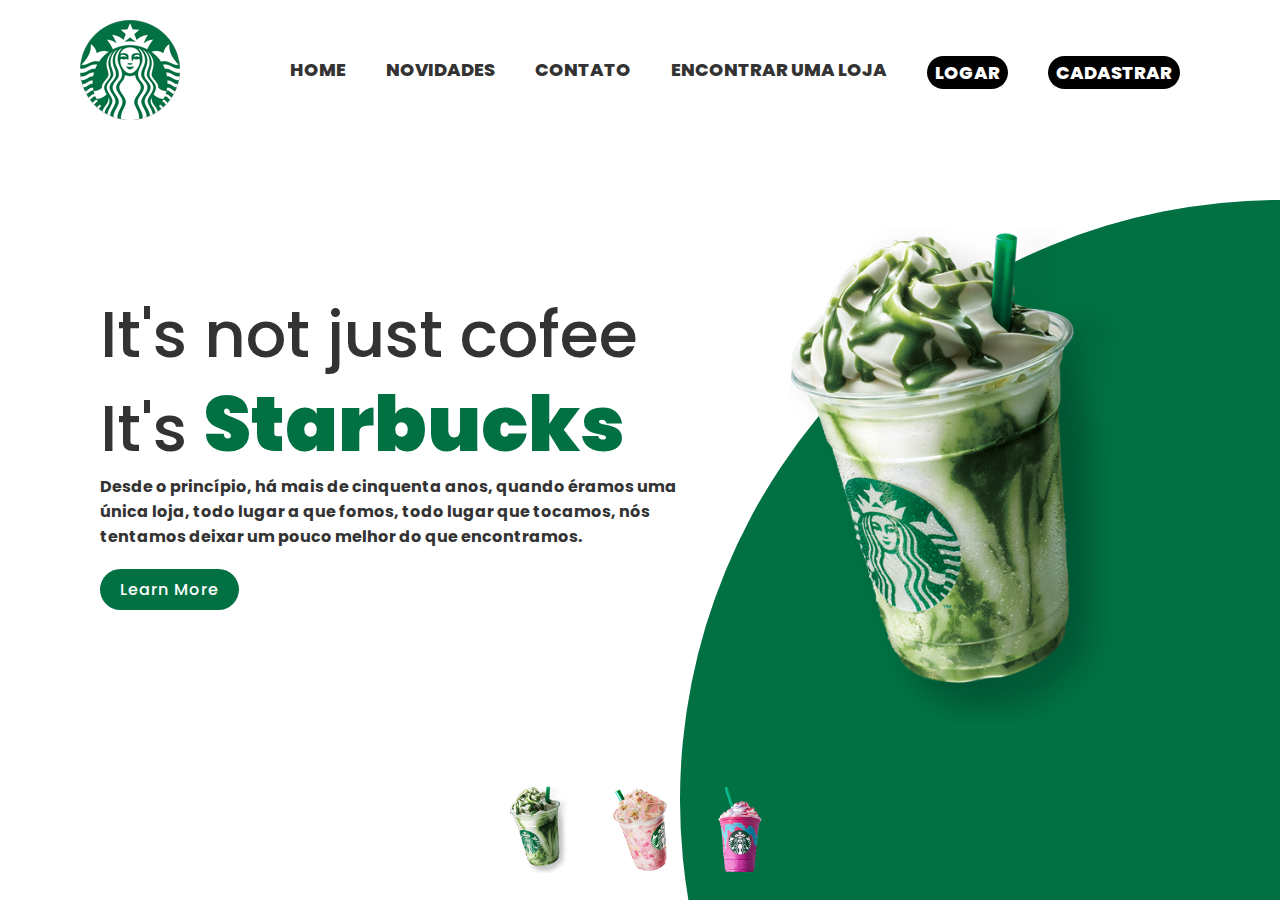
<file: index.html>
<!DOCTYPE html>
<html lang="pt-br">

<head>
    <meta charset="UTF-8">
    <meta http-equiv="X-UA-Compatible" content="IE=edge">
    <meta name="viewport" content="width=device-width, initial-scale=1.0">
    <link rel="stylesheet" type="text/css" href="_css/estilo.css" />
    <title>Starbucks</title>

</head>

<body>
    <section>

        <div class="circle"></div>

        <header>
            <a href="index.html" class="logo"><img src="imagens/logo.png"></a>
            <ul>
                <li><a href="index.html">HOME</a></li>

                <li><a href="novidades.html">NOVIDADES</a></li>

                <li><a href="contato.html">CONTATO</a></li>

                <li><a href="encontrar loja.html">ENCONTRAR UMA LOJA</a></li>
                <li>
                    <a href="login.html" class="login">LOGAR</a>
                </li>
                <li>
                    <a href="cadastro.html" class="cadastro">CADASTRAR</a>
                </li>
            </ul>
        </header>
        <div class="content">
            <div class="textBox">
                <h2>It's not just cofee<br>It's <span class="star">Starbucks</span></h2>
                <p> Desde o princípio, há mais de cinquenta anos, quando éramos uma única loja, todo lugar a que fomos, todo lugar que tocamos, nós tentamos deixar um pouco melhor do que encontramos.
                </p>
                <a href="learn more.html">Learn More</a>
            </div>
            <div class="imgBox">
                <img src="imagens/img1.png" class="starbucks">
            </div>
        </div>
        <ul class="thumb">
            <li><img src="imagens/thumb1.png" onclick="imgSlider('imagens/img1.png');changeCircleColor('#017143')"></li>
            <li><img src="imagens/thumb2.png" onclick="imgSlider('imagens/img2.png');changeCircleColor('#eb7495')"></li>
            <li><img src="imagens/thumb3.png" onclick="imgSlider('imagens/img3.png');changeCircleColor('#d752b1')"></li>


    </section>
    <script type="text/javascript">
        function imgSlider(anything) {
            document.querySelector('.starbucks').src = anything;
        }

        function changeCircleColor(color) {
            const circle = document.querySelector('.circle');
            circle.style.background = color
        }
    </script>
</body>

</html>
</file>
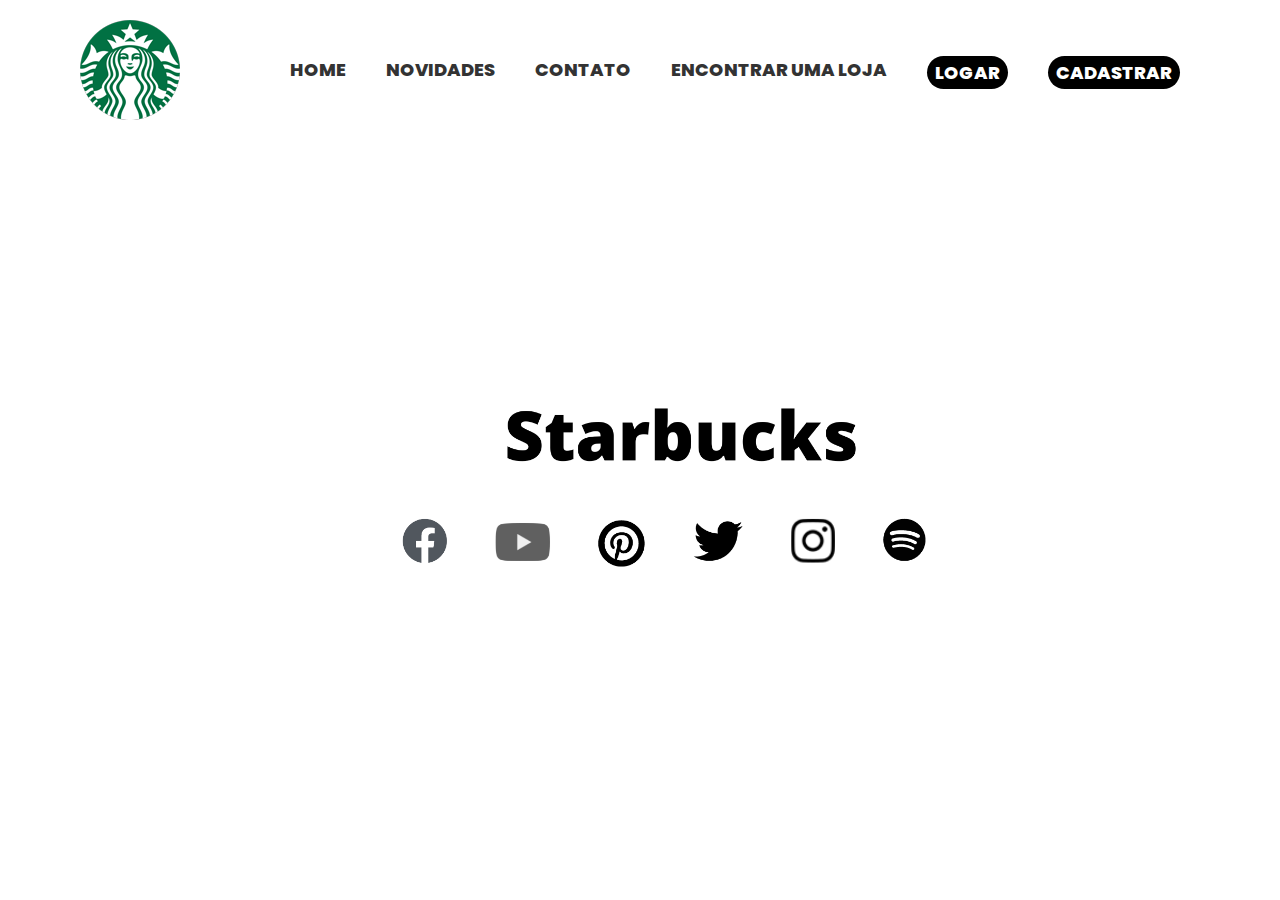
<file: contato.html>
<!DOCTYPE html>
<html lang="pt-br">

<head>
    <meta charset="UTF-8">
    <meta http-equiv="X-UA-Compatible" content="IE=edge">
    <meta name="viewport" content="width=device-width, initial-scale=1.0">
    <link rel="stylesheet" type="text/css" href="_css/estilo.css" />
    <title>Tech Games</title>
    <style>
        .contat {
            position: relative;
            top: 50px;
            left: 100px;
            height: 570px;
        }
    </style>

</head>

<body>
    <section>



        <header>
            <a href="index.html" class="logo"><img src="imagens/logo.png"></a>
            <ul>
                <li><a href="index.html">HOME</a></li>

                <li><a href="novidades.html">NOVIDADES</a></li>

                <li><a href="contato.html">CONTATO</a></li>

                <li><a href="encontrar loja.html">ENCONTRAR UMA LOJA</a></li>
                <li>
                    <a href="login.html" class="login">LOGAR</a>
                </li>
                <li>
                    <a href="cadastro.html" class="cadastro">CADASTRAR</a>
                </li>
            </ul>
        </header>
        <img class="contat" src="imagens/ooo.png"> </section>
</body>

</html>
</file>
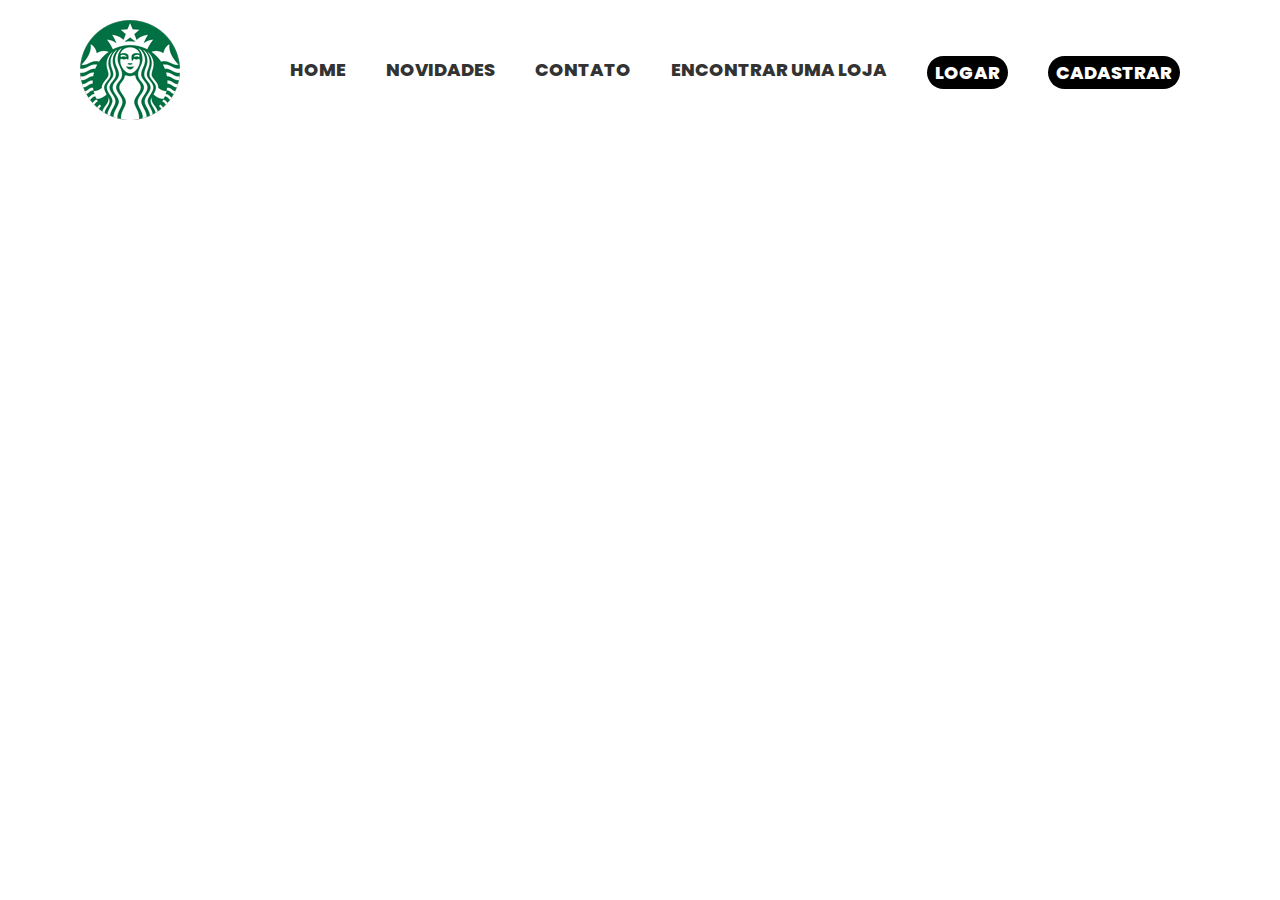
<file: encontrar loja.html>
<!DOCTYPE html>
<html lang="pt-br">

<head>
    <meta charset="UTF-8">
    <meta http-equiv="X-UA-Compatible" content="IE=edge">
    <meta name="viewport" content="width=device-width, initial-scale=1.0">
    <link rel="stylesheet" type="text/css" href="_css/estilo.css" />
    <title>Tech Games</title>

</head>

<body>
    <section>



        <header>
            <a href="index.html" class="logo"><img src="imagens/logo.png"></a>
            <ul>
                <li><a href="index.html">HOME</a></li>

                <li><a href="novidades.html">NOVIDADES</a></li>

                <li><a href="contato.html">CONTATO</a></li>

                <li><a href="encontrar loja.html">ENCONTRAR UMA LOJA</a></li>
                <li>
                    <a href="login.html" class="login">LOGAR</a>
                </li>
                <li>
                    <a href="cadastro.html" class="cadastro">CADASTRAR</a>
                </li>
            </ul>
        </header>
        <iframe src="https://www.google.com/maps/embed?pb=!1m16!1m12!1m3!1d227718.09737722855!2d-48.78024658375562!3d-26.900471346753434!2m3!1f0!2f0!3f0!3m2!1i1024!2i768!4f13.1!2m1!1sstarbucks!5e0!3m2!1spt-BR!2sbr!4v1654216195398!5m2!1spt-BR!2sbr" width="900"
            height="550" style="border:0;" allowfullscreen="" loading="lazy" referrerpolicy="no-referrer-when-downgrade"></iframe>
    </section>
</body>

</html>
</file>
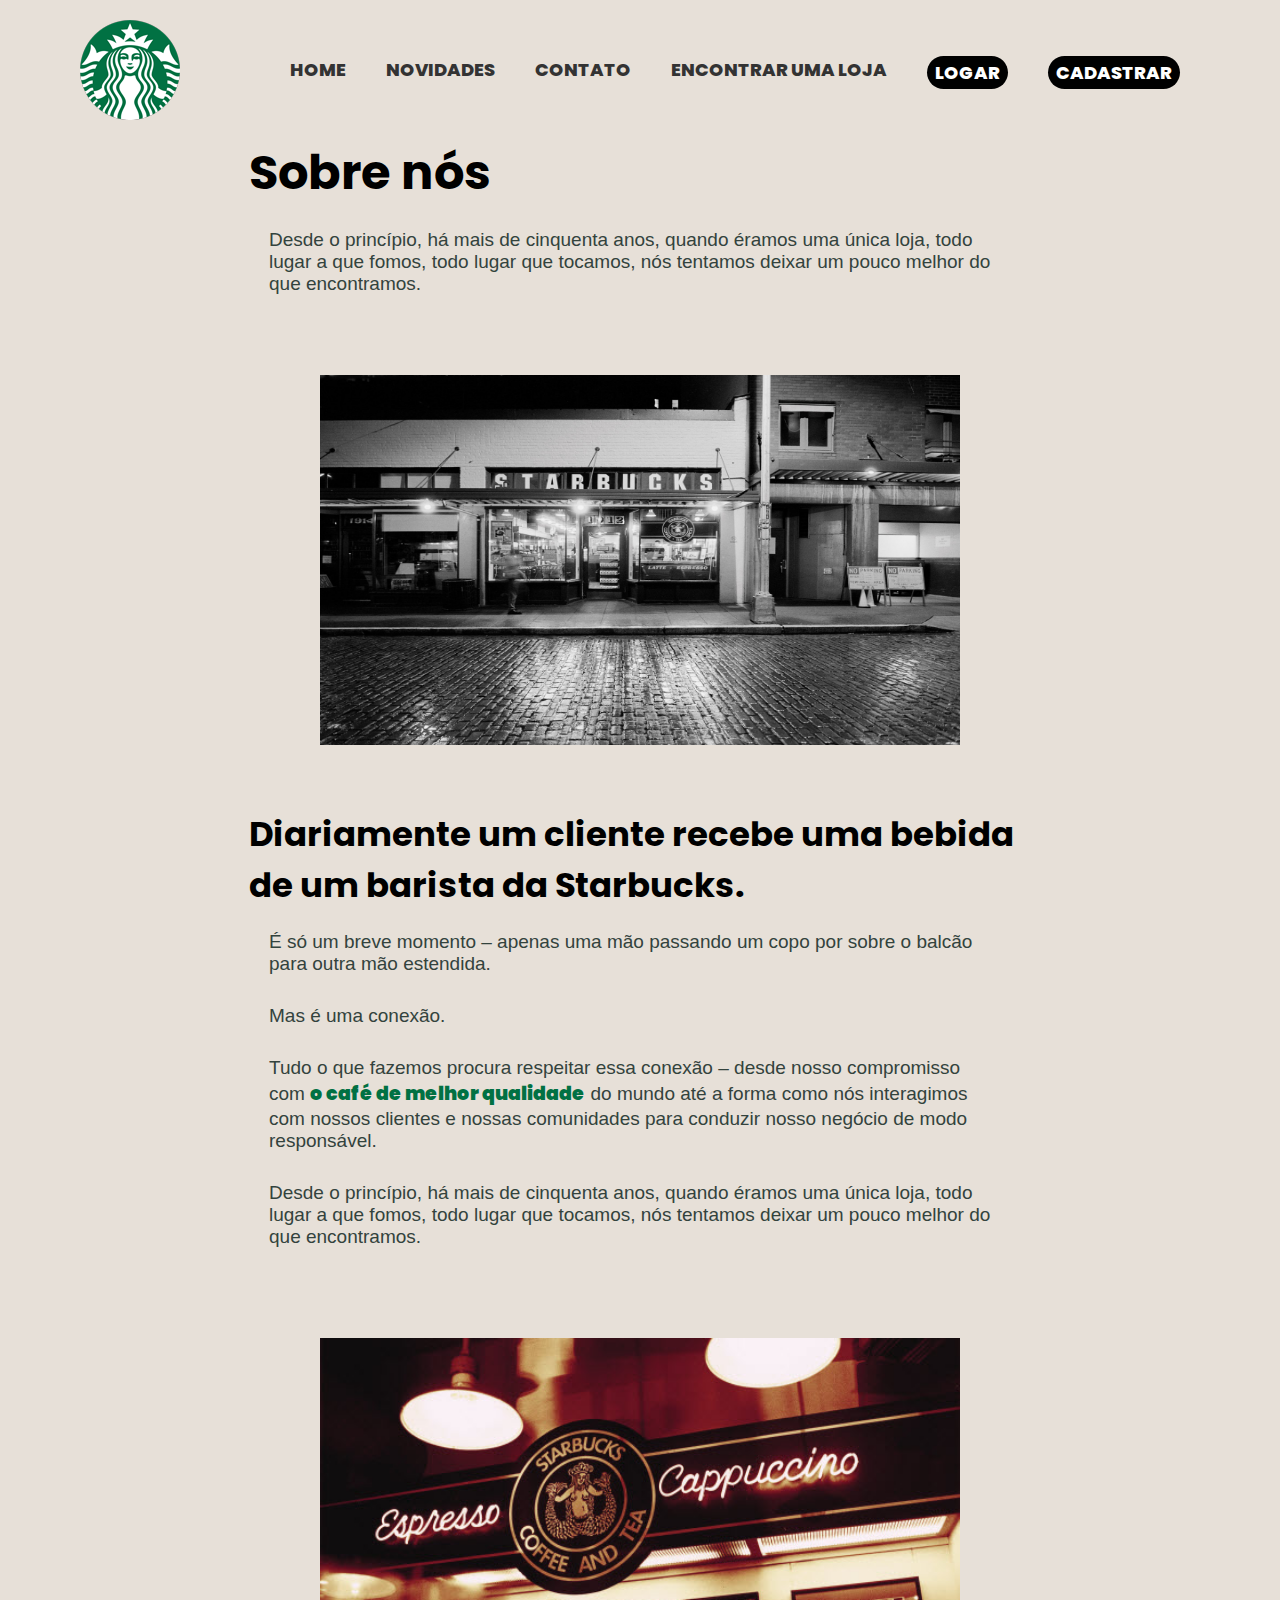
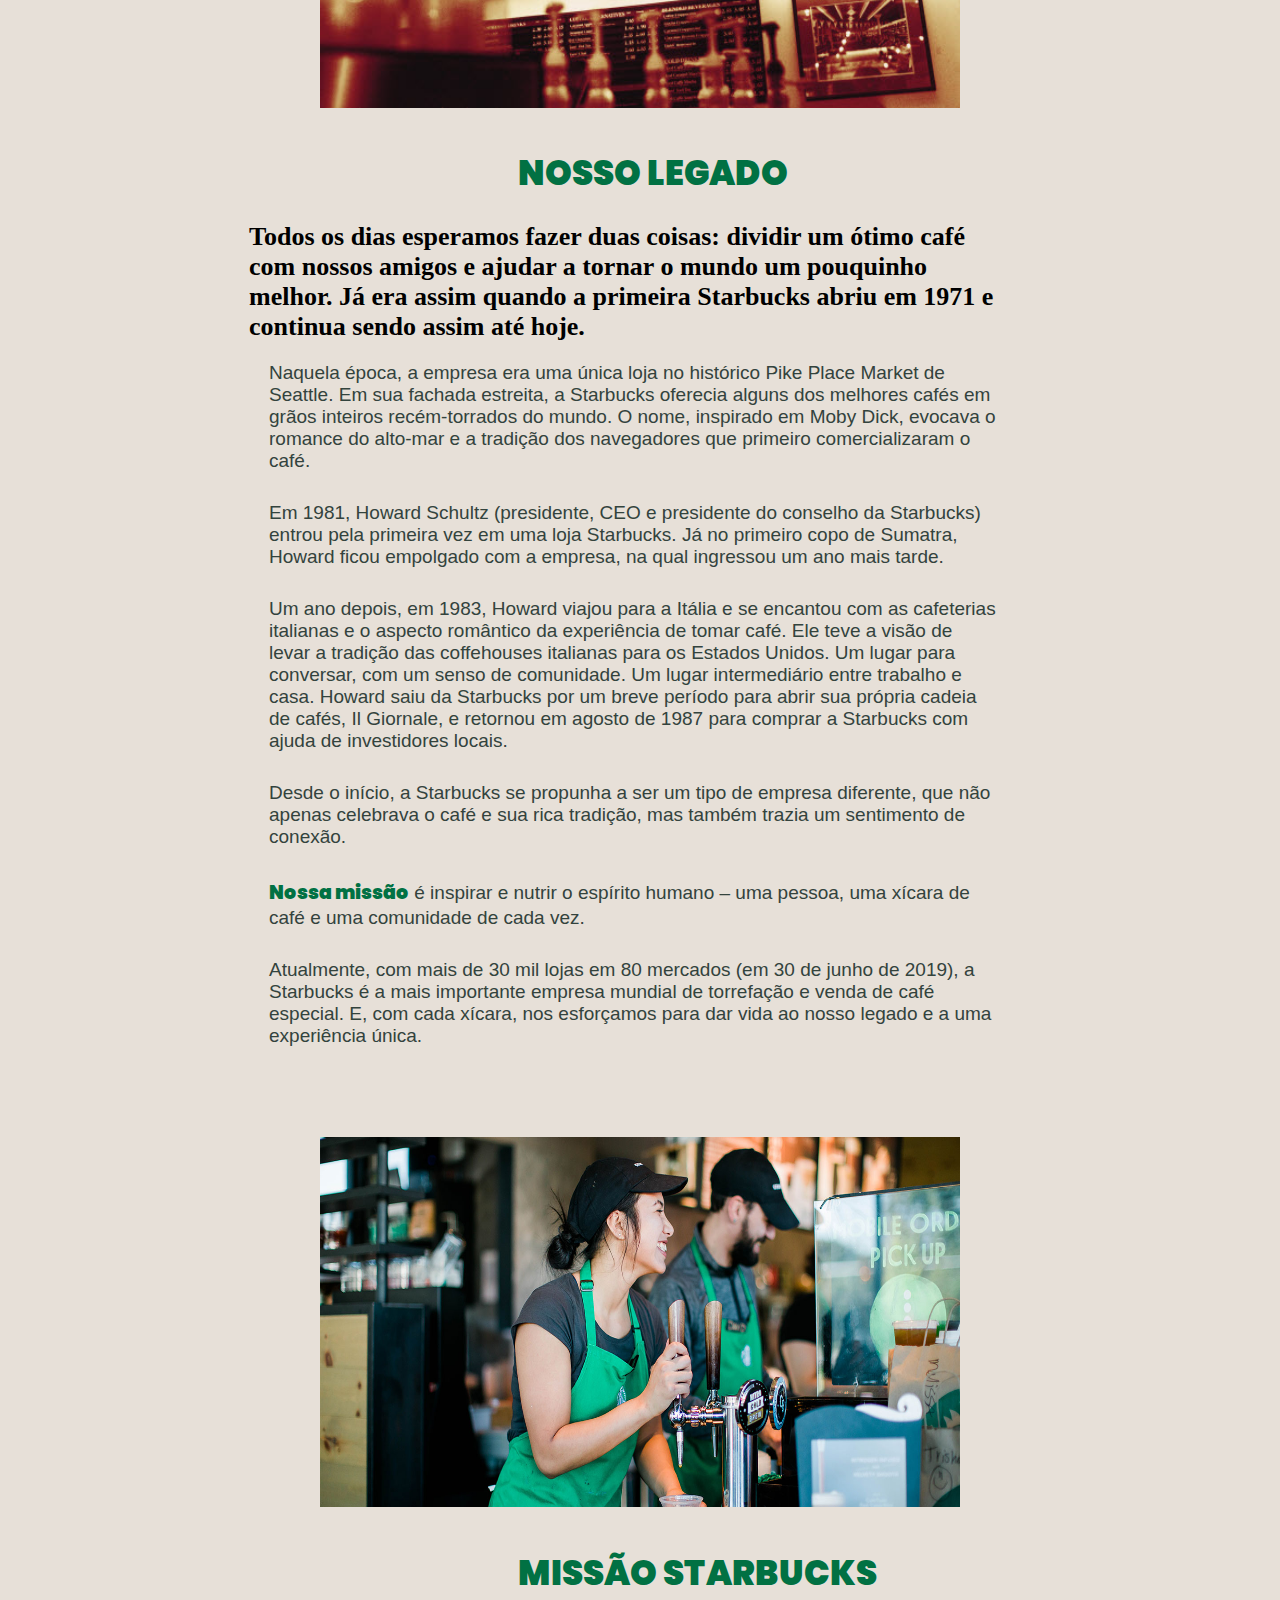
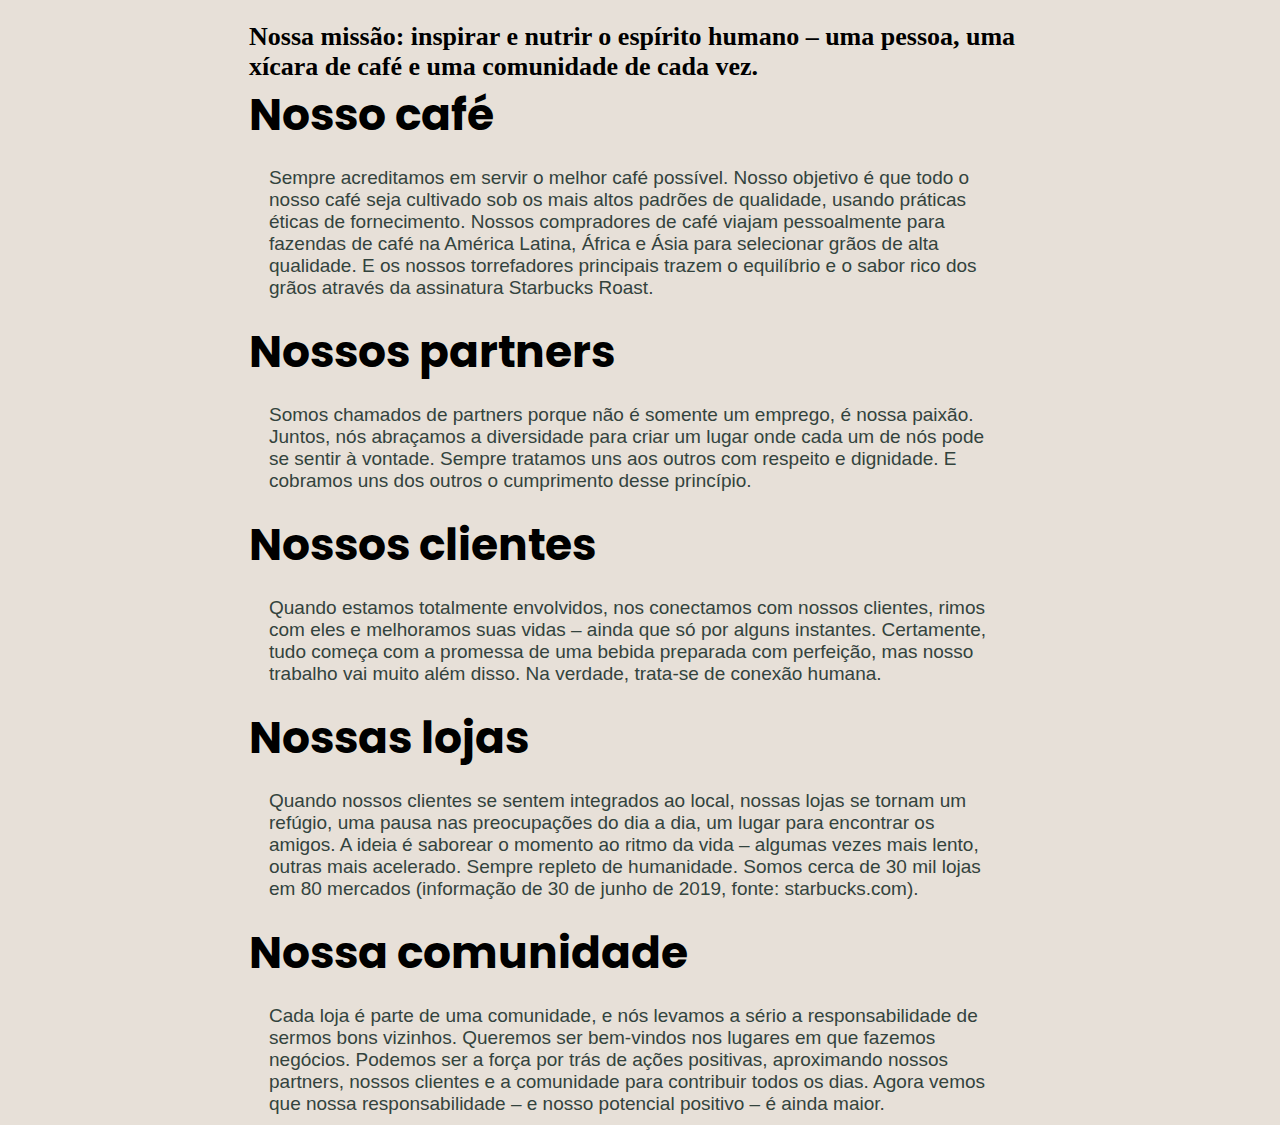
<file: learn more.html>
<!DOCTYPE html>
<html lang="pt-br">

<head>
    <meta charset="UTF-8">
    <meta http-equiv="X-UA-Compatible" content="IE=edge">
    <meta name="viewport" content="width=device-width, initial-scale=1.0">
    <link rel="stylesheet" type="text/css" href="_css/estilo.css" />
    <title>Starbucks</title>

    <style>
        body {
            background-color: #e7e0d8;
            margin: 0;
            padding: 0;
        }
        
        .itens {
            font-family: 'lucida sans';
            margin: 0;
            padding: 0;
            justify-content: space-between;
            align-items: stretch;
            left: 70px;
        }
        
        .texto {
            position: relative;
            top: 60px;
            left: 185px;
            margin-top: 6%;
            max-width: 60%;
            font-size: 24px;
            margin-left: 5%;
        }
        
        header {
            margin: 0;
        }
        
        p {
            color: #33433d;
            font-family: 'SoDo Sans', Helvetica Neue, Helvetica, Arial, sans-serif;
            padding: 10px;
            margin: 10px;
            font-size: 19px;
        }
        
        .ft-branco-preto {
            height: 370px;
            width: 50%;
            top: 120px;
            left: 25%;
            position: relative;
        }
        
        .texto2 {
            padding-top: 50px;
            position: relative;
            top: 50px;
            left: 185px;
            margin-top: 6%;
            max-width: 60%;
            font-size: 22px;
            margin-left: 5%;
        }
        
        .texto2 h1 {
            font-size: 34px;
        }
        
        .ft-bar {
            height: 370px;
            width: 50%;
            top: 120px;
            left: 25%;
            position: relative;
        }
        
        .texto3 {
            padding-top: 50px;
            position: relative;
            top: 50px;
            left: 185px;
            margin-top: 6%;
            max-width: 60%;
            font-size: 22px;
            margin-left: 5%;
        }
        
        .texto3 h1 {
            position: relative;
            color: #017143;
            font-weight: 900;
            left: 35%;
            font-size: 34px;
            bottom: 23px;
        }
        
        .texto3 h2 {
            font-size: 26px;
            font-family: auto;
        }
        
        .texto h1 b {
            left: 60%;
            bottom: 20px;
        }
        
        .nossa-missao {
            color: #017143;
            font-weight: 900;
        }
        
        .melhor-cafe {
            font-weight: 900;
            color: #017143;
        }
        
        .ft-moça {
            height: 370px;
            width: 50%;
            top: 120px;
            left: 25%;
            position: relative;
        }
        
        .texto4 {
            padding-top: 50px;
            position: relative;
            top: 50px;
            left: 185px;
            margin-top: 6%;
            max-width: 60%;
            font-size: 22px;
            margin-left: 5%;
        }
        
        .texto4 h1 {}
        
        .texto4 h2 {
            font-size: 26px;
            font-family: auto;
        }
        
        .ms {
            position: relative;
            color: #017143;
            font-weight: 900;
            left: 35%;
            font-size: 34px;
            bottom: 23px;
        }
    </style>
</head>


<header>
    <a href="index.html" class="logo"><img src="imagens/logo.png"></a>
    <ul>
        <li><a href="index.html">HOME</a></li>

        <li><a href="novidades.html">NOVIDADES</a></li>

        <li><a href="contato.html">CONTATO</a></li>

        <li><a href="encontrar loja.html">ENCONTRAR UMA LOJA</a></li>
        <li>
            <a href="login.html" class="login">LOGAR</a>
        </li>
        <li>
            <a href="cadastro.html" class="cadastro">CADASTRAR</a>
        </li>
    </ul>
</header>
<div class="itens">
    <div class="texto">
        <h1>Sobre nós</h1>
        <p>Desde o princípio, há mais de cinquenta anos, quando éramos uma única loja, todo lugar a que fomos, todo lugar que tocamos, nós tentamos deixar um pouco melhor do que encontramos. </p>

    </div>
    <div>
        <img class="ft-branco-preto" src="imagens/fundo-preto-branco.jpg">
    </div>

    <div class="texto2">
        <h1>Diariamente um cliente recebe uma bebida de um barista da Starbucks.</h1>
        <p> É só um breve momento – apenas uma mão passando um copo por sobre o balcão para outra mão estendida.</p>
        <p>Mas é uma conexão.</p>
        <p> Tudo o que fazemos procura respeitar essa conexão – desde nosso compromisso com <span class="melhor-cafe">o café de melhor qualidade</span> do mundo até a forma como nós interagimos com nossos clientes e nossas comunidades para conduzir nosso
            negócio de modo responsável. </p>
        <p> Desde o princípio, há mais de cinquenta anos, quando éramos uma única loja, todo lugar a que fomos, todo lugar que tocamos, nós tentamos deixar um pouco melhor do que encontramos.</p>

    </div>

    <div>
        <img class="ft-bar" src="imagens/fundo-bar.jpg">
    </div>
    <div class="texto3">
        <h1><b>NOSSO LEGADO</b>
        </h1>
        <h2>
            Todos os dias esperamos fazer duas coisas: dividir um ótimo café com nossos amigos e ajudar a tornar o mundo um pouquinho melhor. Já era assim quando a primeira Starbucks abriu em 1971 e continua sendo assim até hoje.
        </h2>

        <p>Naquela época, a empresa era uma única loja no histórico Pike Place Market de Seattle. Em sua fachada estreita, a Starbucks oferecia alguns dos melhores cafés em grãos inteiros recém-torrados do mundo. O nome, inspirado em Moby Dick, evocava o
            romance do alto-mar e a tradição dos navegadores que primeiro comercializaram o café.</p>
        <p>Em 1981, Howard Schultz (presidente, CEO e presidente do conselho da Starbucks) entrou pela primeira vez em uma loja Starbucks. Já no primeiro copo de Sumatra, Howard ficou empolgado com a empresa, na qual ingressou um ano mais tarde.</p>
        <p>Um ano depois, em 1983, Howard viajou para a Itália e se encantou com as cafeterias italianas e o aspecto romântico da experiência de tomar café. Ele teve a visão de levar a tradição das coffehouses italianas para os Estados Unidos. Um lugar para
            conversar, com um senso de comunidade. Um lugar intermediário entre trabalho e casa. Howard saiu da Starbucks por um breve período para abrir sua própria cadeia de cafés, Il Giornale, e retornou em agosto de 1987 para comprar a Starbucks com
            ajuda de investidores locais.</p>
        <p>Desde o início, a Starbucks se propunha a ser um tipo de empresa diferente, que não apenas celebrava o café e sua rica tradição, mas também trazia um sentimento de conexão.</p>
        <p><span class="nossa-missao">Nossa missão</span> é inspirar e nutrir o espírito humano – uma pessoa, uma xícara de café e uma comunidade de cada vez.</p>
        <p>Atualmente, com mais de 30 mil lojas em 80 mercados (em 30 de junho de 2019), a Starbucks é a mais importante empresa mundial de torrefação e venda de café especial. E, com cada xícara, nos esforçamos para dar vida ao nosso legado e a uma experiência
            única.
        </p>

    </div>

    <div>
        <img class="ft-moça" src="imagens/fundo-moça.jpg">
    </div>

    <div class="texto4">
        <h1 class="ms">MISSÃO STARBUCKS</h1>
        <h2>Nossa missão: inspirar e nutrir o espírito humano – uma pessoa, uma xícara de café e uma comunidade de cada vez.</h2>
        <h1>Nosso café</h1>
        <p>Sempre acreditamos em servir o melhor café possível. Nosso objetivo é que todo o nosso café seja cultivado sob os mais altos padrões de qualidade, usando práticas éticas de fornecimento. Nossos compradores de café viajam pessoalmente para fazendas
            de café na América Latina, África e Ásia para selecionar grãos de alta qualidade. E os nossos torrefadores principais trazem o equilíbrio e o sabor rico dos grãos através da assinatura Starbucks Roast.</p>
        <h1>Nossos partners</h1>
        <p>Somos chamados de partners porque não é somente um emprego, é nossa paixão. Juntos, nós abraçamos a diversidade para criar um lugar onde cada um de nós pode se sentir à vontade. Sempre tratamos uns aos outros com respeito e dignidade. E cobramos
            uns dos outros o cumprimento desse princípio.</p>
        <h1>Nossos clientes</h1>
        <p>Quando estamos totalmente envolvidos, nos conectamos com nossos clientes, rimos com eles e melhoramos suas vidas – ainda que só por alguns instantes. Certamente, tudo começa com a promessa de uma bebida preparada com perfeição, mas nosso trabalho
            vai muito além disso. Na verdade, trata-se de conexão humana.</p>
        <h1>Nossas lojas</h1>
        <p>Quando nossos clientes se sentem integrados ao local, nossas lojas se tornam um refúgio, uma pausa nas preocupações do dia a dia, um lugar para encontrar os amigos. A ideia é saborear o momento ao ritmo da vida – algumas vezes mais lento, outras
            mais acelerado. Sempre repleto de humanidade. Somos cerca de 30 mil lojas em 80 mercados (informação de 30 de junho de 2019, fonte: starbucks.com).</p>
        <h1>Nossa comunidade</h1>
        <p>Cada loja é parte de uma comunidade, e nós levamos a sério a responsabilidade de sermos bons vizinhos. Queremos ser bem-vindos nos lugares em que fazemos negócios. Podemos ser a força por trás de ações positivas, aproximando nossos partners, nossos
            clientes e a comunidade para contribuir todos os dias. Agora vemos que nossa responsabilidade – e nosso potencial positivo – é ainda maior.</p>
    </div>

</div>
</body>

</html>
</file>
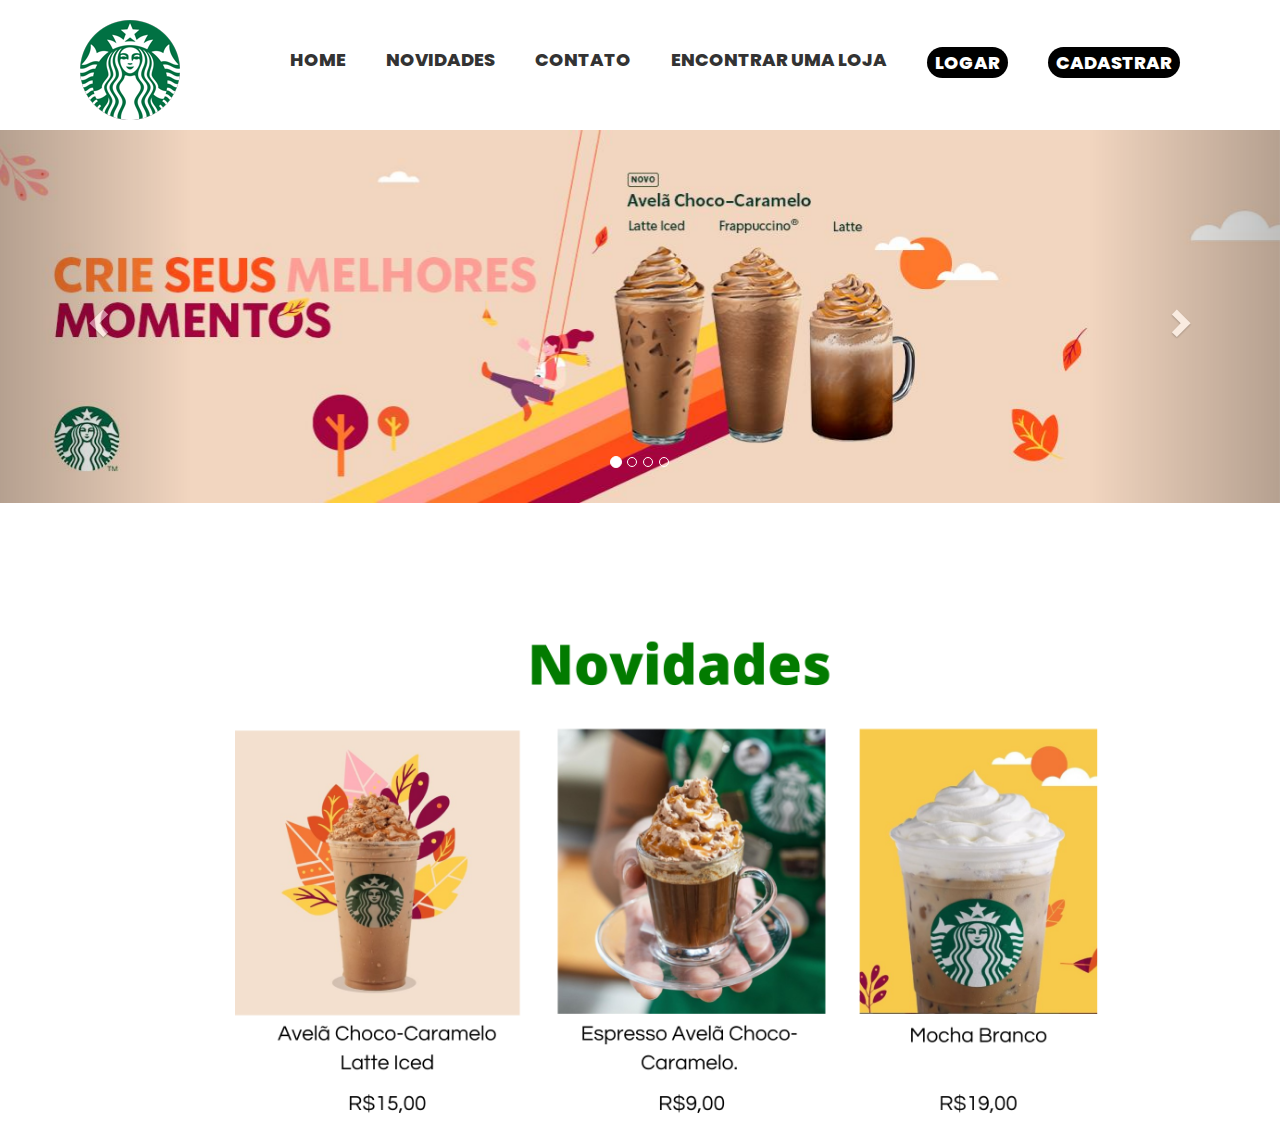
<file: novidades.html>
<!DOCTYPE html>
<html lang="pt-br">

<head>
    <meta charset="UTF-8">
    <meta http-equiv="X-UA-Compatible" content="IE=edge">
    <meta name="viewport" content="width=device-width, initial-scale=1.0">
    <link rel="stylesheet" type="text/css" href="_css/estilo.css" />
    <link rel="stylesheet" href="https://maxcdn.bootstrapcdn.com/bootstrap/3.4.1/css/bootstrap.min.css">
    <script src="https://ajax.googleapis.com/ajax/libs/jquery/3.6.0/jquery.min.js"></script>
    <script src="https://maxcdn.bootstrapcdn.com/bootstrap/3.4.1/js/bootstrap.min.js"></script>
    <title>Tech Games</title>
    <style>
        .container {
            position: relative;
            top: 130px;
            width: auto;
            padding: 0;
        }
        
        header {
            position: absolute;
            top: 0;
            left: 0;
            width: 100%;
            padding: 20px 100px;
            display: flex;
            justify-content: space-between;
            align-items: center;
        }
        
        header .logo {
            font-size: 24px;
            position: relative;
            max-width: 80px;
            left: -20px;
        }
        
        header ul {
            position: relative;
            display: flex;
            top: -20px;
        }
        
        header ul li {
            padding-top: 35px;
            list-style: none;
        }
        
        header ul li a {
            font-size: 18px;
            display: inline-block;
            color: #333;
            font-weight: 800;
            margin-left: 40px;
            text-decoration: none;
        }
        
        .achocolatado1 {
            margin: 105px;
            height: 450px;
        }
        
        .achocolatado2 {
            margin: 105px;
            height: 450px;
        }
        
        .achocolatado3 {
            margin: 105px;
            height: 450px;
            top: 300px;
            right: 300px;
        }
        
        .container-achocolatados {
            height: 100px;
            top: 90px;
            position: relative;
            display: flex;
            text-align: center;
            margin: 10px;
            padding: 20px;
        }
        
        subbanner1 {
            margin-top: 0;
            display: flex;
            flex-direction: row;
            background-color: rgb(216, 216, 216);
            height: 400px;
            width: 100%;
        }
        
        .subbanner1 p {
            font-weight: bold;
            font-size: 90px;
            text-align: center;
            width: 30%;
            margin-left: 10%;
            font-family: 'Lucida Sans';
        }
        
        .subbanner1 img {
            max-height: 100%;
            max-width: 100%;
            margin: 50px;
        }
        
        .itens {
            margin-top: 50px;
            margin-inline: 100px;
            display: flex;
            justify-content: space-around;
            flex-flow: row wrap;
            padding: 1%;
        }
        
        .cartao {
            text-align: center;
            max-width: 300px;
            display: flex;
            flex-direction: column;
            justify-content: space-between;
            transition: 0.3s;
        }
        
        .cartao:hover {
            background-color: rgb(218, 218, 218);
        }
        
        .subcartao {
            display: flex;
            flex-flow: row wrap;
            justify-content: space-between;
            font-family: 'Lucida Sans';
            font-size: 22px;
        }
        
        .negrito1 {
            font-weight: bold;
        }
        
        .canva {
            position: relative;
            left: 235px;
            top: 250px;
            height: 500px;
        }
    </style>
</head>

<div>

    <header>
        <a href="index.html" class="logo"><img src="imagens/logo.png"></a>
        <ul>
            <li><a href="index.html">HOME</a></li>

            <li><a href="novidades.html">NOVIDADES</a></li>

            <li><a href="contato.html">CONTATO</a></li>

            <li><a href="encontrar loja.html">ENCONTRAR UMA LOJA</a></li>
            <li>
                <a href="login.html" class="login">LOGAR</a>
            </li>
            <li>
                <a href="cadastro.html" class="cadastro">CADASTRAR</a>
            </li>
        </ul>
    </header>

    <div class="container">
        <div id="myCarousel" class="carousel slide" data-ride="carousel">
            <!-- Indicators -->
            <ol class="carousel-indicators">
                <li data-target="#myCarousel" data-slide-to="0" class="active"></li>
                <li data-target="#myCarousel" data-slide-to="1"></li>
                <li data-target="#myCarousel" data-slide-to="2"></li>
                <li data-target="#myCarousel" data-slide-to="3"></li>
            </ol>

            <!-- Wrapper for slides -->
            <div class="carousel-inner">
                <div class="item active">
                    <img src="imagens/avelã.jpg" alt="avelã" style="width:100%;">
                </div>

                <div class="item">
                    <img src="imagens/seja-membro.jpg" alt="Chicago" style="width:100%;">
                </div>

                <div class="item">
                    <img src="imagens/app.jpg" alt="New york" style="width:100%;">
                </div>

                <div class="item">
                    <img src="imagens/amor-em-cores.jpg" alt="New york" style="width:100%;">
                </div>

            </div>

            <!-- Left and right controls -->
            <a class="left carousel-control" href="#myCarousel" data-slide="prev">
                <span class="glyphicon glyphicon-chevron-left"></span>
                <span class="sr-only">Previous</span>
            </a>
            <a class="right carousel-control" href="#myCarousel" data-slide="next">
                <span class="glyphicon glyphicon-chevron-right"></span>
                <span class="sr-only">Next</span>
            </a>
        </div>
    </div>

    <div class="issa">
        <img class="canva" src="imagens/R$15,00.png"> </div>

    </body>

</html>
</file>
<file: _css/estilo.css>
@import url('https://fonts.googleapis.com/css2?family=Bubblegum+Sans&family=Poppins:wght@200&family=Titillium+Web:wght@200&display=swap');
            * {
                padding: 0;
                margin: 0;
                box-sizing: border-box;
                font-family: 'Poppins', sans-serif;
            }
            
            section {
                position: relative;
                width: 100%;
                min-height: 100vh;
                padding: 100px;
                display: flex;
                justify-content: space-between;
                align-items: center;
                background: #fff;
            }
            
            header {
                position: absolute;
                top: 0;
                left: 0;
                width: 100%;
                padding: 20px 100px;
                display: flex;
                justify-content: space-between;
                align-items: center;
            }
            
            header .logo {
                font-size: 24px;
                position: relative;
                max-width: 80px;
                left: -20px;
            }
            
            header ul {
                position: relative;
                display: flex;
                top: -20px;
            }
            
            header ul li {
                padding-top: 35px;
                list-style: none;
            }
            
            header ul li a {
                font-size: 18px;
                display: inline-block;
                color: #333;
                font-weight: 800;
                margin-left: 40px;
                text-decoration: none;
            }
            
            .login {
                background-color: #000000;
                color: white;
                padding: 3px;
                padding-inline: 8px;
                size: 10;
                border-radius: 58px;
            }
            
            .cadastro {
                background-color: #000000;
                color: white;
                padding: 3px;
                padding-inline: 8px;
                size: 10;
                border-radius: 58px;
            }
            
            .content {
                position: relative;
                width: 100%;
                display: flex;
                justify-content: space-between;
                align-items: center;
            }
            
            .content .textBox {
                position: relative;
                max-width: 600px;
            }
            
            .content .textBox h2 {
                color: #333;
                font-size: 4em;
                line-height: 1.4em;
                font-weight: 500;
            }
            
            .content .textBox h2 span {
                color: #017143;
                font-size: 1.2em;
                font-weight: 900;
            }
            
            .content .textBox p {
                color: #333;
                font-weight: 700;
            }
            
            .content .textBox a {
                display: inline-block;
                margin-top: 20px;
                padding: 8px 20px;
                background: #017143;
                color: #fff;
                border-radius: 40px;
                font-weight: 500;
                letter-spacing: 1px;
                text-decoration: none;
            }
            
            .content .imgBox {
                width: 600px;
                display: flex;
                justify-content: flex-end;
                padding-right: 50px;
                margin-top: 50px;
            }
            
            .content .imgBox img {
                max-width: 340px;
            }
            
            .thumb {
                position: absolute;
                left: 50%;
                bottom: 20px;
                transform: translateX(-50%);
                display: flex;
            }
            
            .thumb li {
                list-style: none;
                display: inline-block;
                margin: 0 20px;
                cursor: pointer;
                transition: 0.5s;
            }
            
            .thumb li:hover {
                transform: translateY(-15px);
            }
            
            .thumb li img {
                max-width: 60px;
            }
            
            .sci {
                position: absolute;
                top: 70%;
                right: 30px;
                transform: translateY(-50%);
                display: flex;
                justify-content: center;
                align-items: center;
                flex-direction: column;
            }
            
            .sci li {
                list-style: none;
            }
            
            .sci li a {
                display: inline-block;
                margin: 5px 0;
                transform: scale(0.6);
                filter: invert(1);
            }
            
            .circle {
                position: absolute;
                top: 0;
                left: 0;
                width: 100%;
                height: 100%;
                background: #017143;
                clip-path: circle(600px at right 800px);
            }
            
            .primeiro-texto h1 {
                font-family: 'Poppins', sans-serif;
                color: black;
                position: absolute;
                top: 150px;
                left: 75px;
                color: #017143;
                font-weight: 900;
            }
            
            .ptbr {}
            
            .fundo-verde11 {
                background-color: #017143;
                height: 100vh;
                width: 40%;
                position: sticky;
                display: flex;
                align-items: center;
                justify-content: center;
            }
            
            iframe {
                left: 109px;
                position: relative;
                top: 50px;
            }
            
            .issa {
                height: 50px;
            }
</file>
